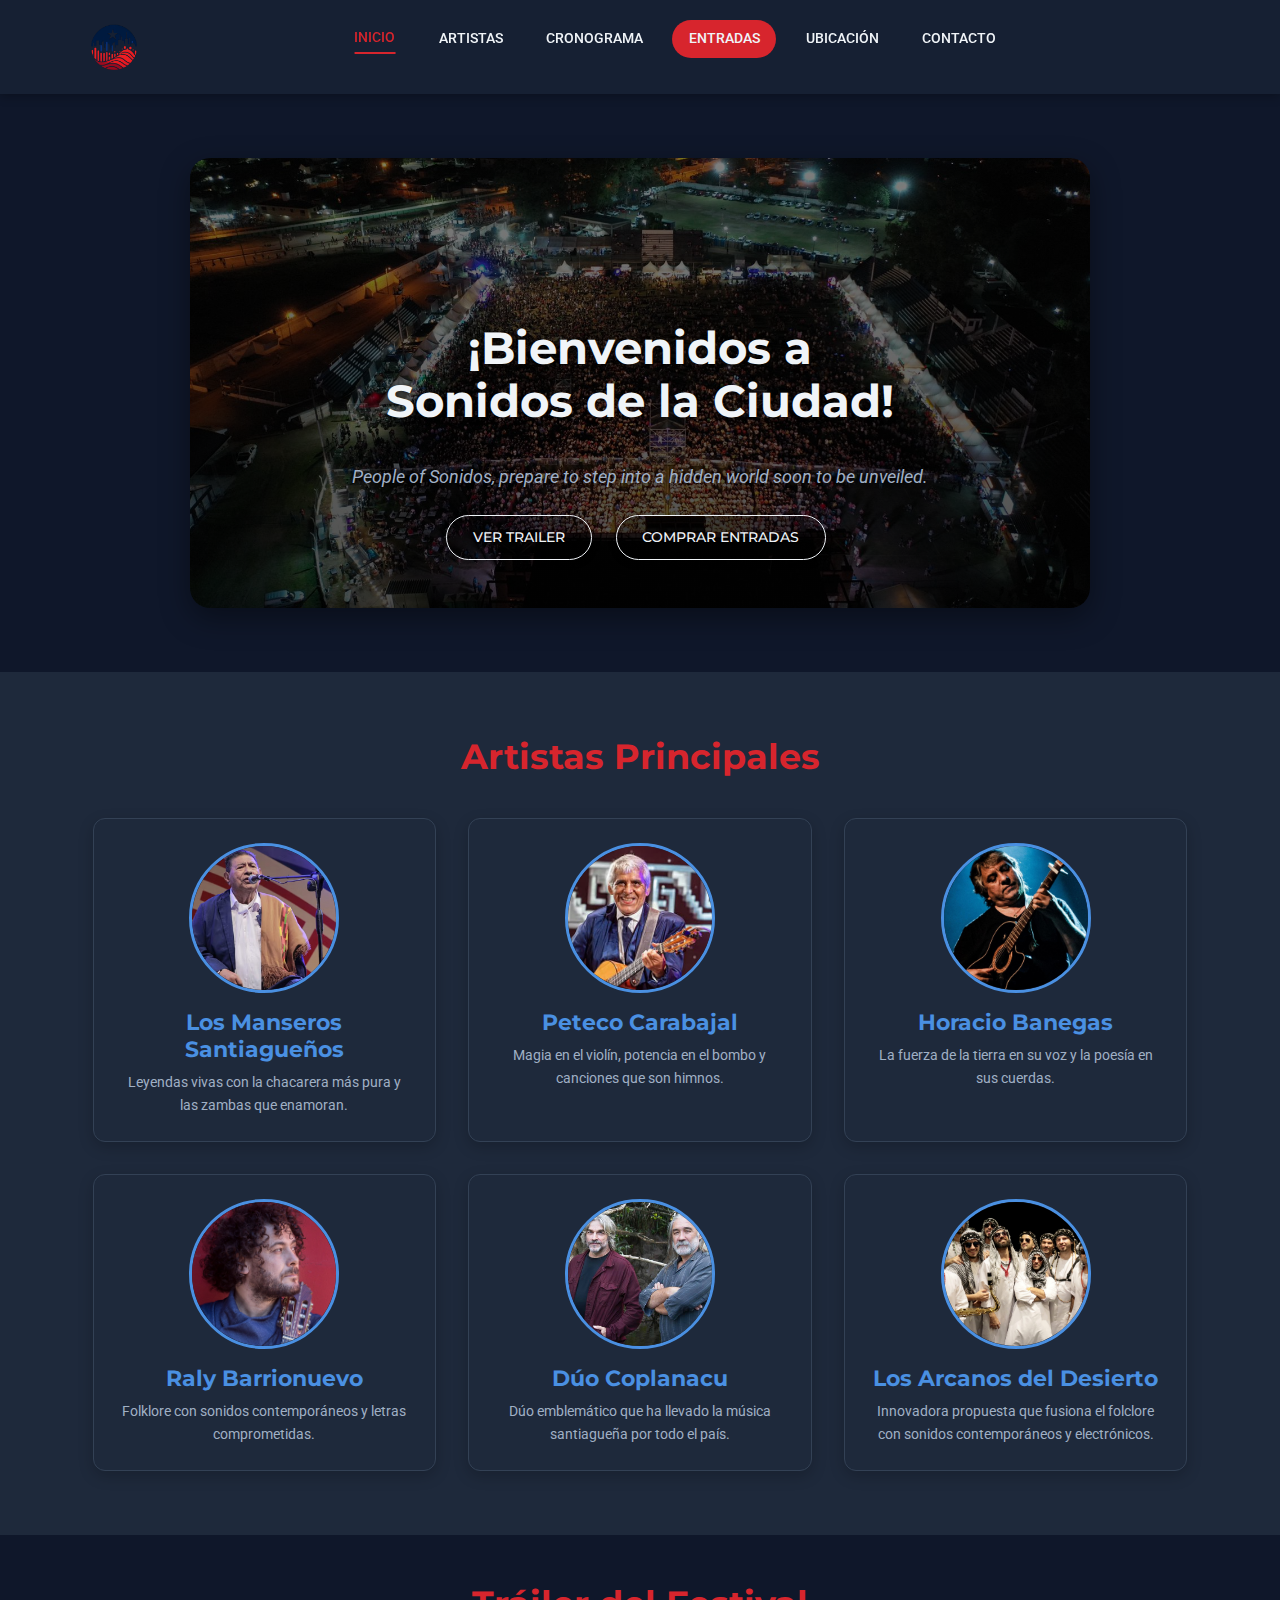
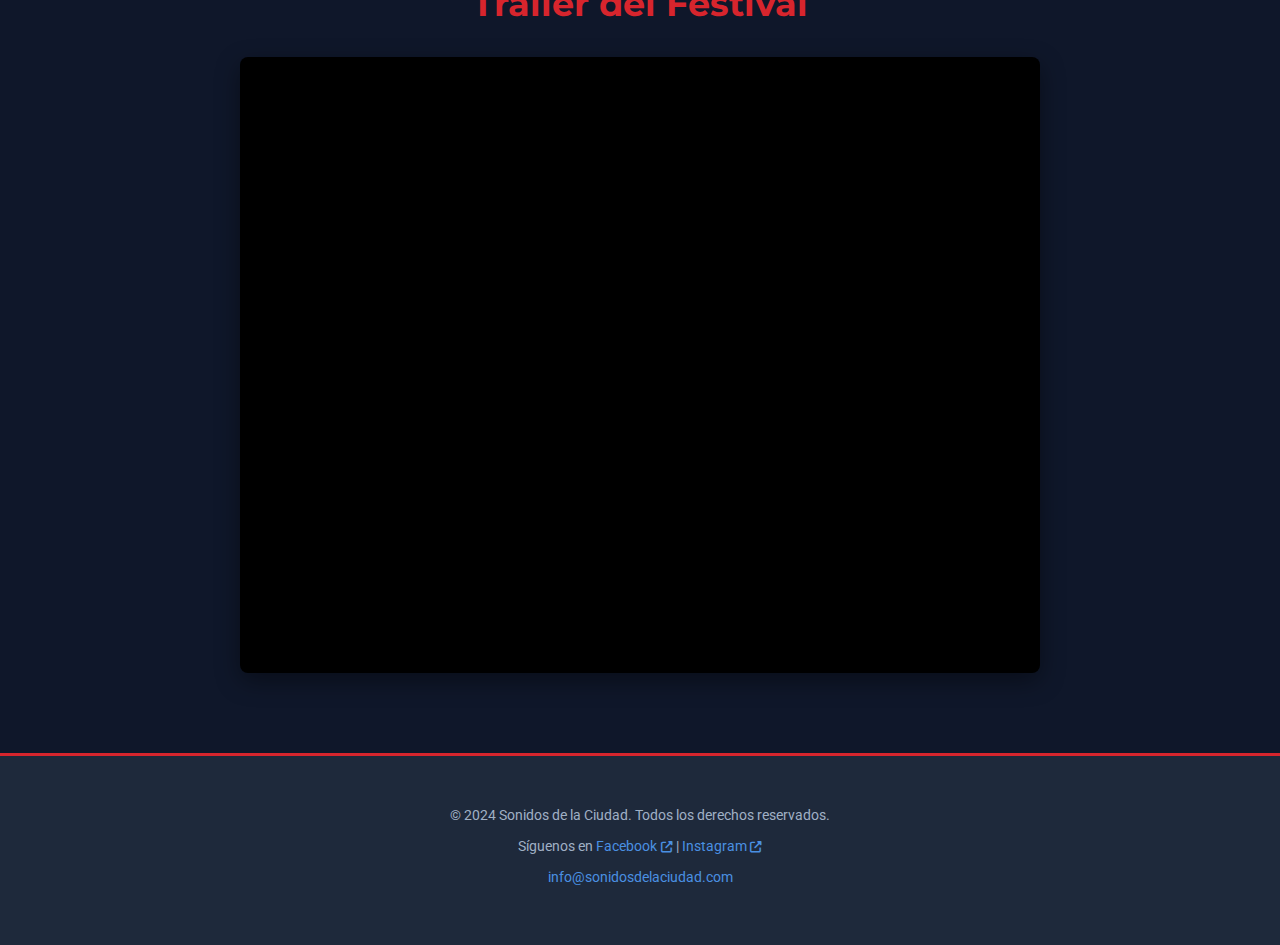
<file: index.html>
<!DOCTYPE html>
<html lang="es">
<head>
    <meta charset="UTF-8">
    <meta name="viewport" content="width=device-width, initial-scale=1.0">
    <meta name="description" content="Festival de música local Sonidos de la Ciudad. Descubre artistas, cronograma y compra tus entradas.">
    <title>Sonidos de la Ciudad - Inicio</title>
    <link rel="stylesheet" href="https://cdnjs.cloudflare.com/ajax/libs/font-awesome/6.5.1/css/all.min.css">
    <link href="https://fonts.googleapis.com/css2?family=Montserrat:wght@400;700&family=Roboto:wght@400;500;700&display=swap" rel="stylesheet"> 
    <link rel="stylesheet" href="estilos.css">
    <link rel="icon" href="img/logo_ciudad.ico"> 
</head>
<body class="index-page">

    <nav id="main-nav">
        <div class="nav-container">
            <a href="index.html" id="logo-nav-link">
                <img src="img/logo_ciudad.png" alt="Logo Sonidos de la Ciudad" id="logo-nav">
            </a>
            <ul>
                <li><a href="index.html" class="active">Inicio</a></li>
                <li><a href="artistas.html">Artistas</a></li>
                <li><a href="cronograma.html">Cronograma</a></li>
                <li><a href="entradas.html" class="nav-button-cta">Entradas</a></li>
                <li><a href="ubicacion.html">Ubicación</a></li>
                <li><a href="contacto.html">Contacto</a></li>
            </ul>
        </div>
    </nav>

    <main>
        <section id="hero">
            <div class="hero-panel"> 
                <div class="hero-content"> 
                    <h2>¡Bienvenidos a<br>Sonidos de la Ciudad!</h2> 
                    <p>People of Sonidos, prepare to step into a hidden world soon to be unveiled.</p> 
                    <div class="hero-cta-buttons">
                        <a href="#video-promo" class="btn btn-secondary">Ver Trailer</a> 
                        <a href="entradas.html" class="btn btn-secondary">Comprar Entradas</a> 
                    </div>
                </div>
            </div>
        </section>

        <section id="destacados">
            <div class="container">
                <h2>Artistas Principales</h2>
                <div class="destacados-grid">
                    <article>
                        <img src="img/manseros.jpg" alt="Los Manseros Santiagueños" class="artist-thumbnail">
                        <h3>Los Manseros Santiagueños</h3>
                        <p>Leyendas vivas con la chacarera más pura y las zambas que enamoran.</p>
                    </article>
                    <article>
                        <img src="img/peteco.jpg" alt="Peteco Carabajal" class="artist-thumbnail">
                        <h3>Peteco Carabajal</h3>
                        <p>Magia en el violín, potencia en el bombo y canciones que son himnos.</p>
                    </article>
                    <article>
                        <img src="img/horacio_banegas+.jpg" alt="Horacio Banegas" class="artist-thumbnail">
                        <h3>Horacio Banegas</h3>
                        <p>La fuerza de la tierra en su voz y la poesía en sus cuerdas.</p>
                    </article>
                    <article>
                        <img src="img/Raly.jpg" alt="Raly Barrionuevo" class="artist-thumbnail">
                        <h3>Raly Barrionuevo</h3>
                        <p>Folklore con sonidos contemporáneos y letras comprometidas.</p>
                    </article>
                    <article>
                        <img src="img/duo-coplanacu.jpg" alt="Dúo Coplanacu" class="artist-thumbnail">
                        <h3>Dúo Coplanacu</h3>
                        <p>Dúo emblemático que ha llevado la música santiagueña por todo el país.</p>
                    </article>
                    <article>
                        <img src="img/arcanos.jpeg" alt="Los Arcanos del Desierto" class="artist-thumbnail">
                        <h3>Los Arcanos del Desierto</h3>
                        <p>Innovadora propuesta que fusiona el folclore con sonidos contemporáneos y electrónicos.</p>
                    </article>
                </div>
            </div>
        </section>

        <section id="video-promo">
            <div class="container">
                <h2>Tráiler del Festival</h2>
                <div class="video-responsive-wrapper">
                    <iframe
                        width="560" 
                        height="315"
                        src="https://www.youtube.com/embed/7xblk-rASDY"
                        title="Video Promocional del Festival"
                        frameborder="0"
                        allow="accelerometer; autoplay; clipboard-write; encrypted-media; gyroscope; picture-in-picture; web-share"
                        allowfullscreen>
                    </iframe>
                </div>
            </div>
        </section>
    </main>

    <footer>
        <div class="container">
            <p>© 2024 Sonidos de la Ciudad. Todos los derechos reservados.</p>
            <p>Síguenos en 
                <a href="https://www.facebook.com/franco.rivero.7967/" target="_blank" rel="noopener noreferrer">Facebook</a> | 
                <a href="https://www.instagram.com/p/DJhlXBevOy0/" target="_blank" rel="noopener noreferrer">Instagram</a>
            </p>
            <p><a href="mailto:info@sonidosdelaciudad.com">info@sonidosdelaciudad.com</a></p>
        </div>
    </footer>
</body>
</html>
</file>
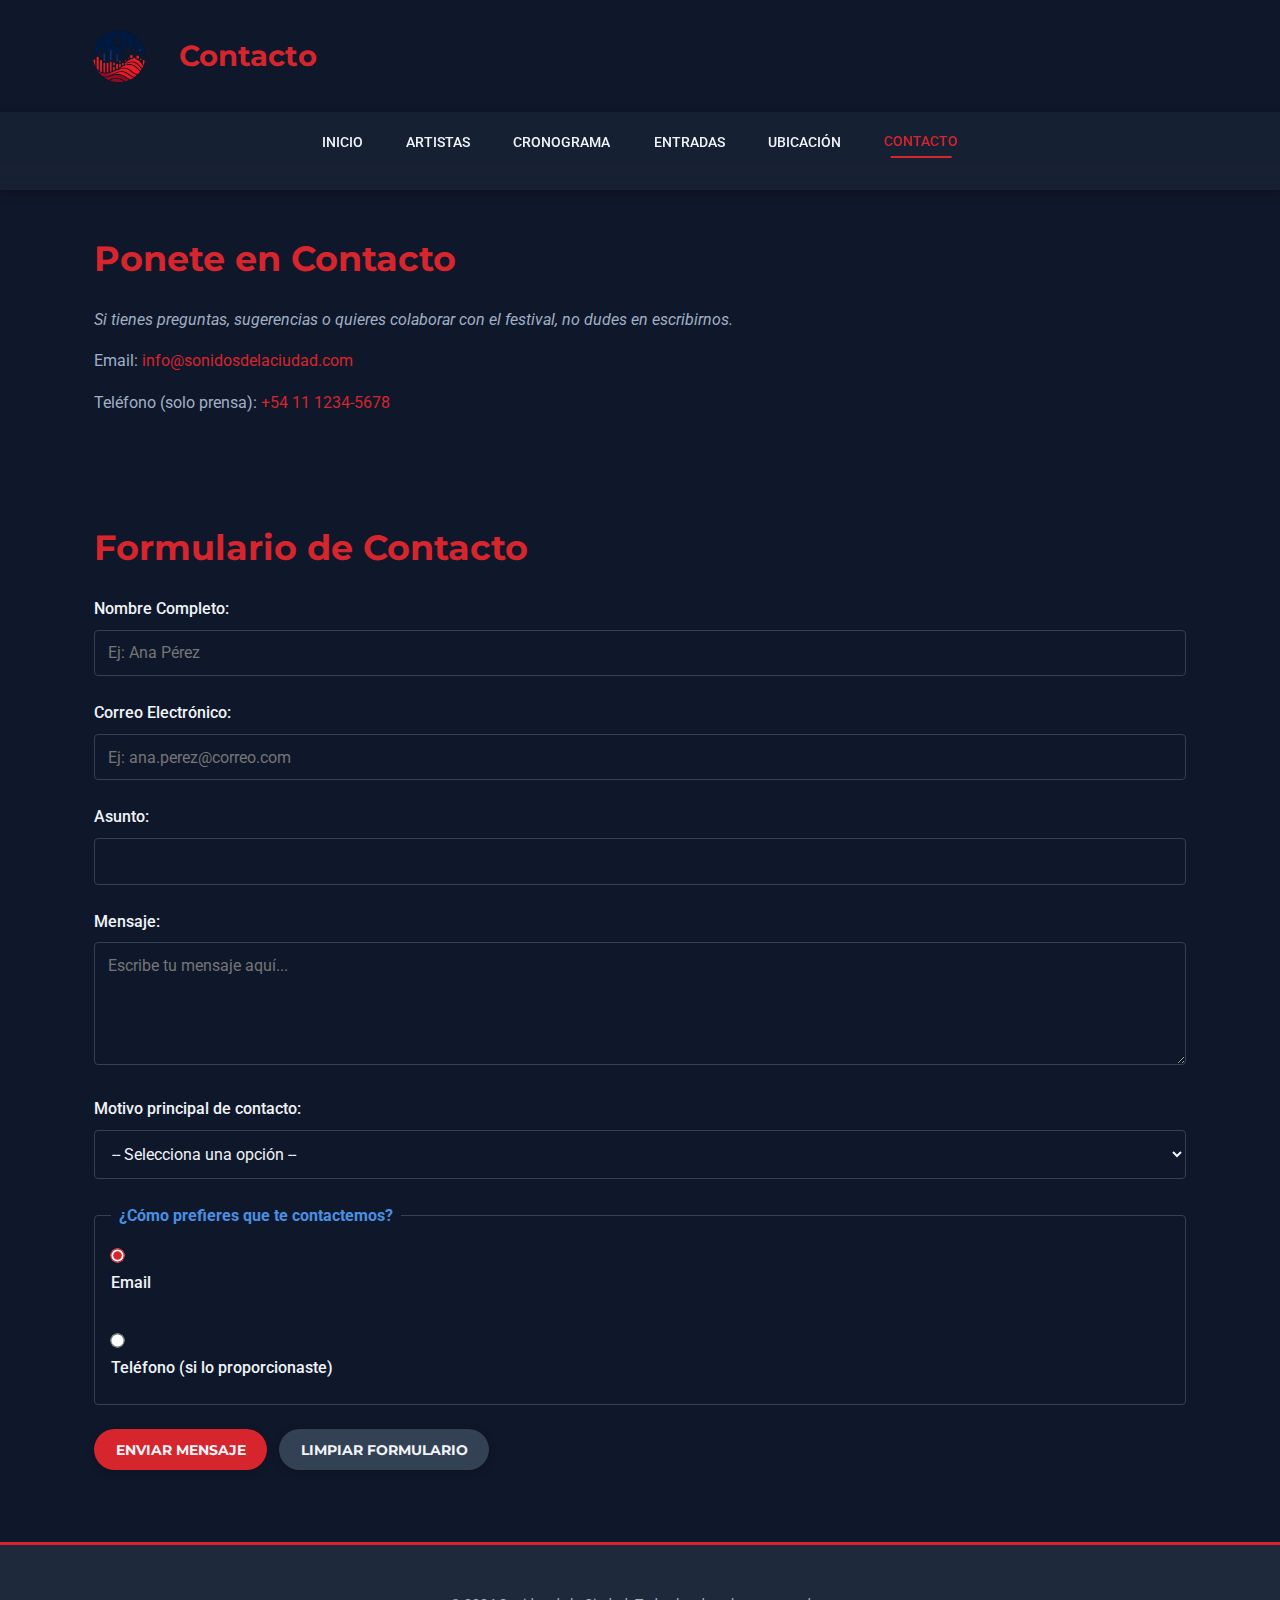
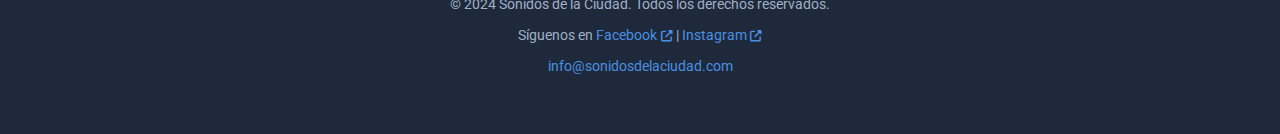
<file: contacto.html>
<!DOCTYPE html>
<html lang="es">
<head>
    <meta charset="UTF-8">
    <meta name="viewport" content="width=device-width, initial-scale=1.0">
    <meta name="description" content="Contacta con la organización del festival Sonidos de la Ciudad.">
    <title>Contacto - Sonidos de la Ciudad</title>
    <link rel="stylesheet" href="https://cdnjs.cloudflare.com/ajax/libs/font-awesome/6.5.1/css/all.min.css">
    <link href="https://fonts.googleapis.com/css2?family=Montserrat:wght@400;700&family=Roboto:wght@400;500;700&display=swap" rel="stylesheet"> 
    <link rel="stylesheet" href="estilos.css">
    <link rel="icon" href="img/logo_ciudad.ico"> 
</head>
<body>
    <header>
    <div class="container">
        <a href="index.html">
            <img src="img/logo_ciudad.png" alt="Logo Sonidos de la Ciudad" width="150" id="logo">
        </a>
        <h1>Contacto</h1>
    </div> 
    <nav id="main-nav">
        <ul>
            <li><a href="index.html">Inicio</a></li>
            <li><a href="artistas.html">Artistas</a></li>
            <li><a href="cronograma.html">Cronograma</a></li>
            <li><a href="entradas.html">Entradas</a></li>
            <li><a href="ubicacion.html">Ubicación</a></li>
            <li><a href="contacto.html" class="active">Contacto</a></li>
        </ul>
    </nav>
</header>

    <main class="container">
        <section id="info-contacto">
            <h2>Ponete en Contacto</h2>
            <p>Si tienes preguntas, sugerencias o quieres colaborar con el festival, no dudes en escribirnos.</p>
            <p>Email: <a href="mailto:info@sonidosdelaciudad.com" title="Enviar correo a info@sonidosdelaciudad.com">info@sonidosdelaciudad.com</a></p>
            <p>Teléfono (solo prensa): <a href="tel:+541112345678">+54 11 1234-5678</a></p>
        </section>

        <section id="formulario-contacto">
            <h2>Formulario de Contacto</h2>
            <form action="#" method="post">
                <div>
                    <label for="nombre">Nombre Completo:</label>
                    <input type="text" id="nombre" name="nombre" required placeholder="Ej: Ana Pérez">
                </div>
                <div>
                    <label for="email">Correo Electrónico:</label>
                    <input type="email" id="email" name="email" required placeholder="Ej: ana.perez@correo.com">
                </div>
                <div>
                    <label for="asunto">Asunto:</label>
                    <input type="text" id="asunto" name="asunto" required list="sugerencias-asunto">
                    <datalist id="sugerencias-asunto">
                        <option value="Consulta General">
                        <option value="Propuesta Artística">
                        <option value="Prensa y Difusión">
                        <option value="Problema con Entradas">
                        <option value="Sugerencias">
                    </datalist>
                </div>
                <div>
                    <label for="mensaje">Mensaje:</label>
                    <textarea id="mensaje" name="mensaje" rows="5" required placeholder="Escribe tu mensaje aquí..."></textarea>
                </div>
                <div>
                    <label for="tipo-contacto">Motivo principal de contacto:</label>
                    <select id="tipo-contacto" name="tipo-contacto">
                        <option value="">-- Selecciona una opción --</option>
                        <option value="info_general">Información General</option>
                        <option value="prop_artista">Propuesta Artística</option>
                        <option value="prensa">Prensa</option>
                        <option value="sponsor">Sponsorización</option>
                        <option value="otro">Otro</option>
                    </select>
                </div>
                <fieldset>
                    <legend>¿Cómo prefieres que te contactemos?</legend>
                    <input type="radio" id="contact_email" name="preferencia_contacto" value="email" checked>
                    <label for="contact_email">Email</label><br>
                    <input type="radio" id="contact_telefono" name="preferencia_contacto" value="telefono">
                    <label for="contact_telefono">Teléfono (si lo proporcionaste)</label>
                </fieldset>
                <div>
                    <input type="submit" value="Enviar Mensaje">
                    <input type="reset" value="Limpiar Formulario">
                </div>
            </form>
        </section>
    </main>

    <footer>
        <p>© 2024 Sonidos de la Ciudad. Todos los derechos reservados.</p>
        <p>Síguenos en <a href="https://www.facebook.com/franco.rivero.7967/" target="_blank" rel="noopener noreferrer">Facebook</a> | <a href="https://www.instagram.com/p/DJhlXBevOy0/" target="_blank" rel="noopener noreferrer">Instagram</a></p>
        <p><a href="mailto:info@sonidosdelaciudad.com">info@sonidosdelaciudad.com</a></p>
    </footer>
</body>
</html>
</file>
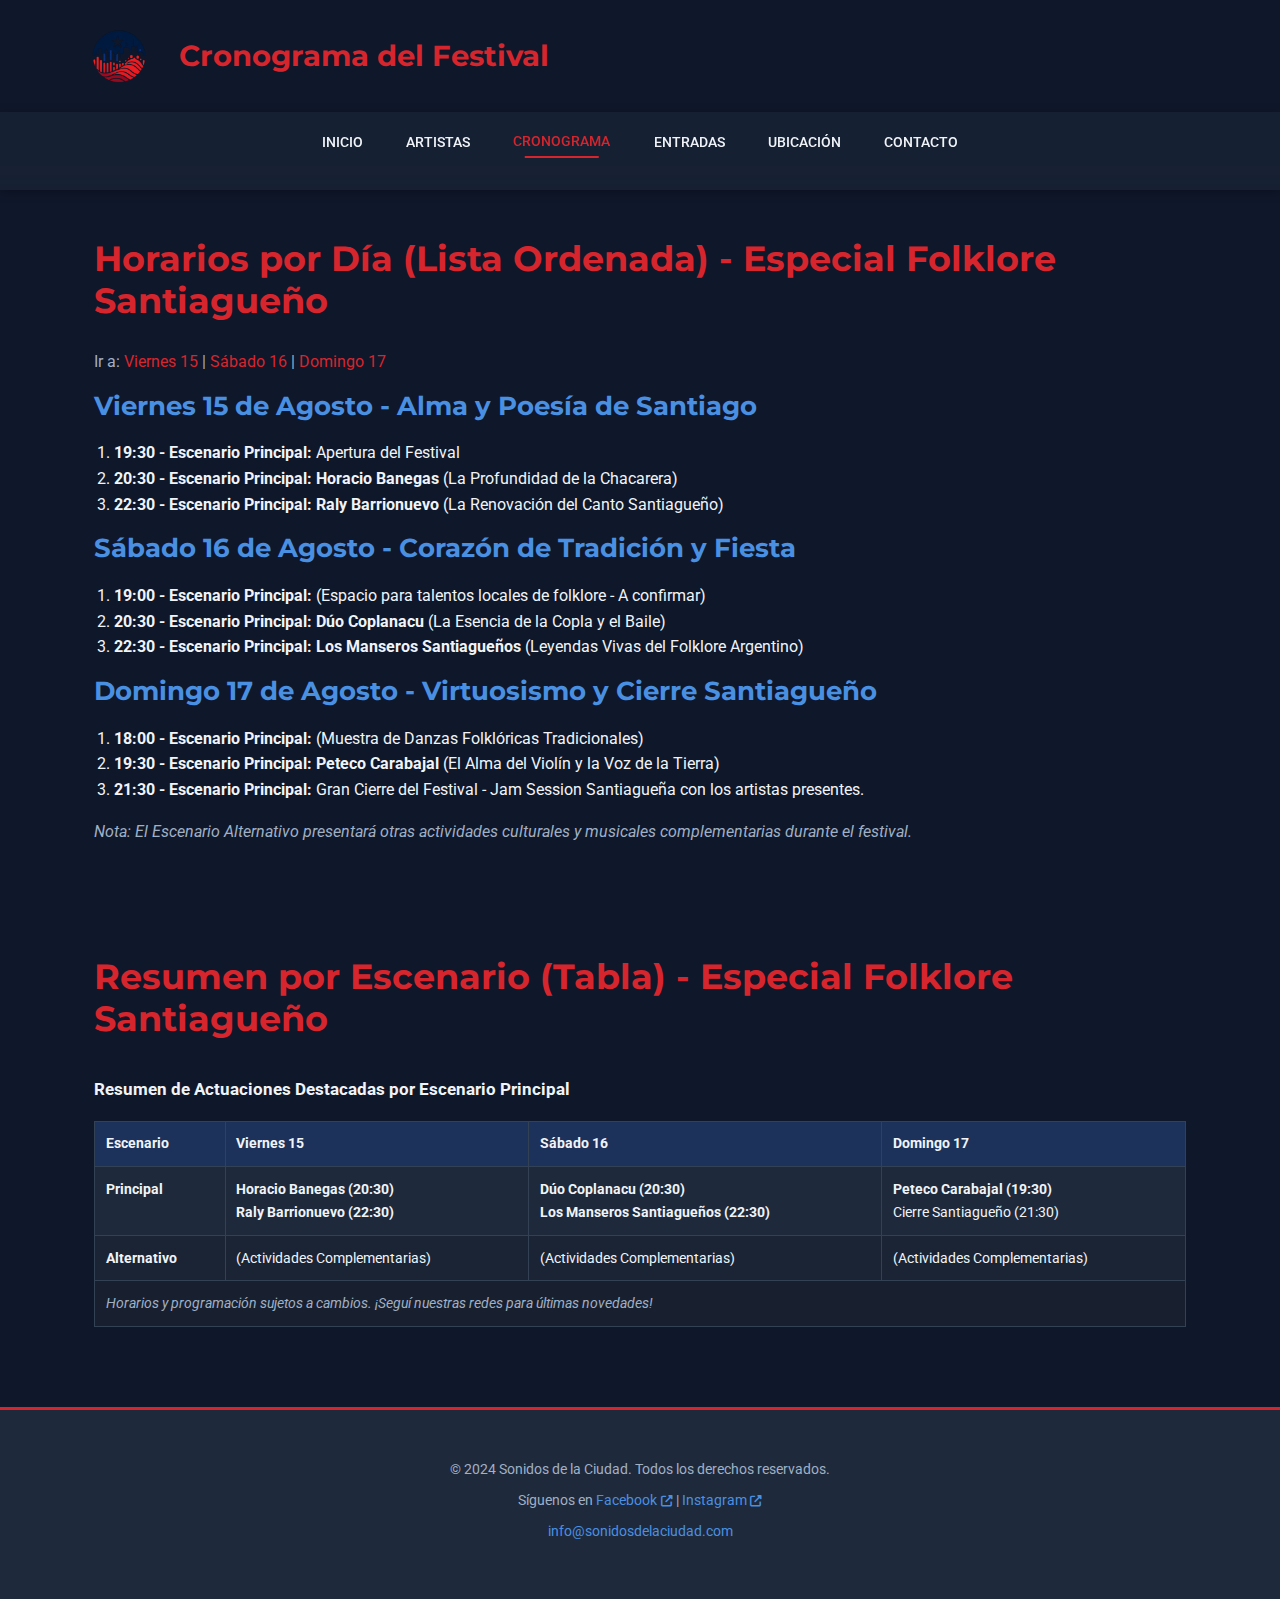
<file: cronograma.html>
<!DOCTYPE html>
<html lang="es">
<head>
    <meta charset="UTF-8">
    <meta name="viewport" content="width=device-width, initial-scale=1.0">
    <meta name="description" content="Horarios y escenarios del festival Sonidos de la Ciudad.">
    <title>Cronograma - Sonidos de la Ciudad</title>
    <link rel="stylesheet" href="https://cdnjs.cloudflare.com/ajax/libs/font-awesome/6.5.1/css/all.min.css">
    <link href="https://fonts.googleapis.com/css2?family=Montserrat:wght@400;700&family=Roboto:wght@400;500;700&display=swap" rel="stylesheet"> 
    <link rel="stylesheet" href="estilos.css">
    <link rel="icon" href="img/logo_ciudad.ico"> 
</head>
<body>
    
<header>
    <div class="container">
        <a href="index.html">
            <img src="img/logo_ciudad.png" alt="Logo Sonidos de la Ciudad" width="150" id="logo"> 
        </a>
        <h1>Cronograma del Festival</h1>
    </div> 
    <nav id="main-nav"> 
        <ul>
            <li><a href="index.html">Inicio</a></li>
            <li><a href="artistas.html">Artistas</a></li>
            <li><a href="cronograma.html" class="active">Cronograma</a></li> 
            <li><a href="entradas.html">Entradas</a></li>
            <li><a href="ubicacion.html">Ubicación</a></li>
            <li><a href="contacto.html">Contacto</a></li>
        </ul>
    </nav>
</header>

    <main class="container">
            <section id="horarios-lista">
            <h2>Horarios por Día (Lista Ordenada) - Especial Folklore Santiagueño</h2>
            <nav id="navegacion-dias">
                <p>Ir a: <a href="#viernes">Viernes 15</a> | <a href="#sabado">Sábado 16</a> | <a href="#domingo">Domingo 17</a></p>
            </nav>

            <article id="viernes">
                <h3>Viernes 15 de Agosto - Alma y Poesía de Santiago</h3>
                <ol>
                    <li><strong>19:30 - Escenario Principal:</strong> Apertura del Festival</li>
                    <li><strong>20:30 - Escenario Principal:</strong> <strong>Horacio Banegas</strong> (La Profundidad de la Chacarera)</li>
                    <li><strong>22:30 - Escenario Principal:</strong> <strong>Raly Barrionuevo</strong> (La Renovación del Canto Santiagueño)</li>
                </ol>
            </article>

            <article id="sabado">
                <h3>Sábado 16 de Agosto - Corazón de Tradición y Fiesta</h3>
                <ol>
                    <li><strong>19:00 - Escenario Principal:</strong> (Espacio para talentos locales de folklore - A confirmar)</li>
                    <li><strong>20:30 - Escenario Principal:</strong> <strong>Dúo Coplanacu</strong> (La Esencia de la Copla y el Baile)</li>
                    <li><strong>22:30 - Escenario Principal:</strong> <strong>Los Manseros Santiagueños</strong> (Leyendas Vivas del Folklore Argentino)</li>
                </ol>
            </article>

            <article id="domingo">
                <h3>Domingo 17 de Agosto - Virtuosismo y Cierre Santiagueño</h3>
                <ol>
                    <li><strong>18:00 - Escenario Principal:</strong> (Muestra de Danzas Folklóricas Tradicionales)</li>
                    <li><strong>19:30 - Escenario Principal:</strong> <strong>Peteco Carabajal</strong> (El Alma del Violín y la Voz de la Tierra)</li>
                    <li><strong>21:30 - Escenario Principal:</strong> Gran Cierre del Festival - Jam Session Santiagueña con los artistas presentes.</li>
                </ol>
            </article>
            <p><em>Nota: El Escenario Alternativo presentará otras actividades culturales y musicales complementarias durante el festival.</em></p>
        </section>

        <section id="horarios-tabla">
            <h2>Resumen por Escenario (Tabla) - Especial Folklore Santiagueño</h2>
            <table>
                <caption>Resumen de Actuaciones Destacadas por Escenario Principal</caption>
                <thead>
                    <tr>
                        <th>Escenario</th>
                        <th>Viernes 15</th>
                        <th>Sábado 16</th>
                        <th>Domingo 17</th>
                    </tr>
                </thead>
                <tbody>
                    <tr>
                        <td data-label="Escenario"><strong>Principal</strong></td>
                        <td data-label="Viernes 15"><strong>Horacio Banegas (20:30)</strong><br><strong>Raly Barrionuevo (22:30)</strong></td>
                        <td data-label="Sábado 16"><strong>Dúo Coplanacu (20:30)</strong><br><strong>Los Manseros Santiagueños (22:30)</strong></td>
                        <td data-label="Domingo 17"><strong>Peteco Carabajal (19:30)</strong><br>Cierre Santiagueño (21:30)</td>
                    </tr>
                    <tr>
                        <td data-label="Escenario"><strong>Alternativo</strong></td>
                        <td data-label="Viernes 15">(Actividades Complementarias)</td>
                        <td data-label="Sábado 16">(Actividades Complementarias)</td>
                        <td data-label="Domingo 17">(Actividades Complementarias)</td>
                    </tr>
                </tbody>
                <tfoot>
                    <tr>
                        <td colspan="4">Horarios y programación sujetos a cambios. ¡Seguí nuestras redes para últimas novedades!</td>
                    </tr>
                </tfoot>
            </table>
        </section>

    </main>

    <footer>
        <p>© 2024 Sonidos de la Ciudad. Todos los derechos reservados.</p>
        <p>Síguenos en <a href="https://www.facebook.com/franco.rivero.7967/" target="_blank" rel="noopener noreferrer">Facebook</a> | <a href="https://www.instagram.com/p/DJhlXBevOy0/" target="_blank" rel="noopener noreferrer">Instagram</a></p>
        <p><a href="mailto:info@sonidosdelaciudad.com">info@sonidosdelaciudad.com</a></p>
    </footer>
</body>
</html>
</file>
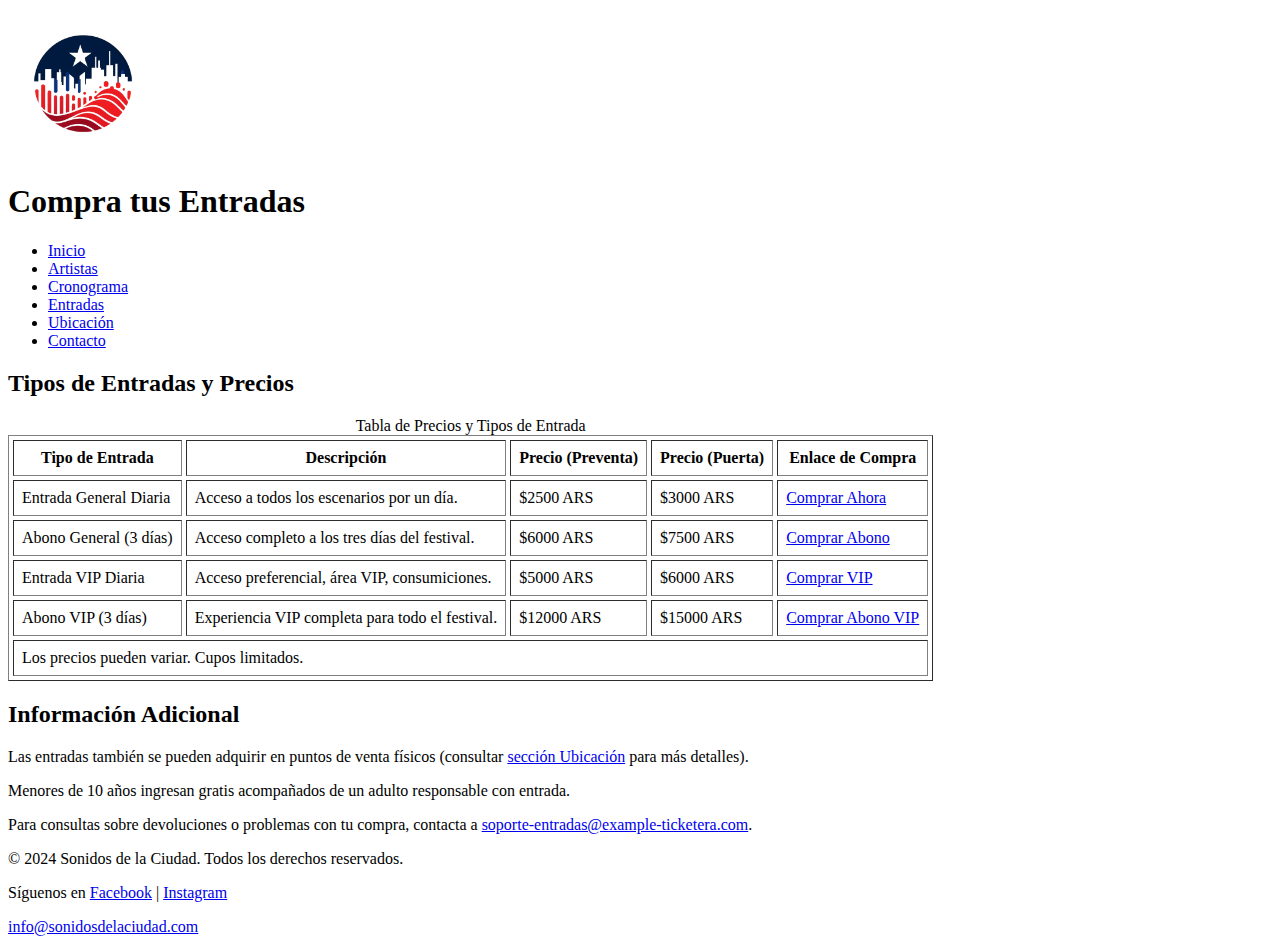
<file: entradas.html>
<!DOCTYPE html>
<html lang="es">
<head>
    <meta charset="UTF-8">
    <meta name="viewport" content="width=device-width, initial-scale=1.0">
    <meta name="description" content="Información sobre entradas y abonos para Sonidos de la Ciudad.">
    <title>Entradas - Sonidos de la Ciudad</title>
    <link rel="icon" href="/img/logo_ciudad.ico">
</head>
<body>
    <header>
        <a href="index.html">
            <img src="/img/logo_ciudad.png" alt="Logo Sonidos de la Ciudad" width="150">
        </a>
        <h1>Compra tus Entradas</h1>
        <nav>
            <ul>
                <li><a href="index.html">Inicio</a></li>
                <li><a href="artistas.html">Artistas</a></li>
                <li><a href="cronograma.html">Cronograma</a></li>
                <li><a href="entradas.html">Entradas</a></li>
                <li><a href="ubicacion.html">Ubicación</a></li>
                <li><a href="contacto.html">Contacto</a></li>
            </ul>
        </nav>
    </header>

    <main>
        <section id="tipos-entradas">
            <h2>Tipos de Entradas y Precios</h2>
            <table border="1" cellpadding="8" cellspacing="4"> 
                <caption>Tabla de Precios y Tipos de Entrada</caption>
                <thead>
                    <tr>
                        <th>Tipo de Entrada</th>
                        <th>Descripción</th>
                        <th>Precio (Preventa)</th>
                        <th>Precio (Puerta)</th>
                        <th>Enlace de Compra</th>
                    </tr>
                </thead>
                <tbody>
                    <tr>
                        <td>Entrada General Diaria</td>
                        <td>Acceso a todos los escenarios por un día.</td>
                        <td>$2500 ARS</td>
                        <td>$3000 ARS</td>
                        <td><a href="https://www.example-ticketera.com/sonidos-diaria" target="_blank" rel="noopener noreferrer">Comprar Ahora</a></td>
                    </tr>
                    <tr>
                        <td>Abono General (3 días)</td>
                        <td>Acceso completo a los tres días del festival.</td>
                        <td>$6000 ARS</td>
                        <td>$7500 ARS</td>
                        <td><a href="https://www.example-ticketera.com/sonidos-abono" target="_blank" rel="noopener noreferrer">Comprar Abono</a></td>
                    </tr>
                    <tr>
                        <td>Entrada VIP Diaria</td>
                        <td>Acceso preferencial, área VIP, consumiciones.</td>
                        <td>$5000 ARS</td>
                        <td>$6000 ARS</td>
                        <td><a href="https://www.example-ticketera.com/sonidos-vip-diaria" target="_blank" rel="noopener noreferrer">Comprar VIP</a></td>
                    </tr>
                    <tr>
                        <td>Abono VIP (3 días)</td>
                        <td>Experiencia VIP completa para todo el festival.</td>
                        <td>$12000 ARS</td>
                        <td>$15000 ARS</td>
                        <td><a href="https://www.example-ticketera.com/sonidos-vip-abono" target="_blank" rel="noopener noreferrer">Comprar Abono VIP</a></td>
                    </tr>
                </tbody>
                <tfoot>
                    <tr>
                        <td colspan="5">Los precios pueden variar. Cupos limitados.</td>
                    </tr>
                </tfoot>
            </table>
        </section>

        <section id="info-adicional">
            <h2>Información Adicional</h2>
            <p>Las entradas también se pueden adquirir en puntos de venta físicos (consultar <a href="ubicacion.html#puntos-venta">sección Ubicación</a> para más detalles).</p>
            <p>Menores de 10 años ingresan gratis acompañados de un adulto responsable con entrada.</p>
            <p>Para consultas sobre devoluciones o problemas con tu compra, contacta a <a href="mailto:soporte-entradas@example-ticketera.com">soporte-entradas@example-ticketera.com</a>.</p>
        </section>
    </main>

    <footer>
        <p>© 2024 Sonidos de la Ciudad. Todos los derechos reservados.</p>
        <p>Síguenos en <a href="https://www.facebook.com/franco.rivero.7967/" target="_blank" rel="noopener noreferrer">Facebook</a> | <a href="https://www.instagram.com/p/DJhlXBevOy0/" target="_blank" rel="noopener noreferrer">Instagram</a></p>
        <p><a href="mailto:info@sonidosdelaciudad.com">info@sonidosdelaciudad.com</a></p>
    </footer>
</body>
</html>
</file>
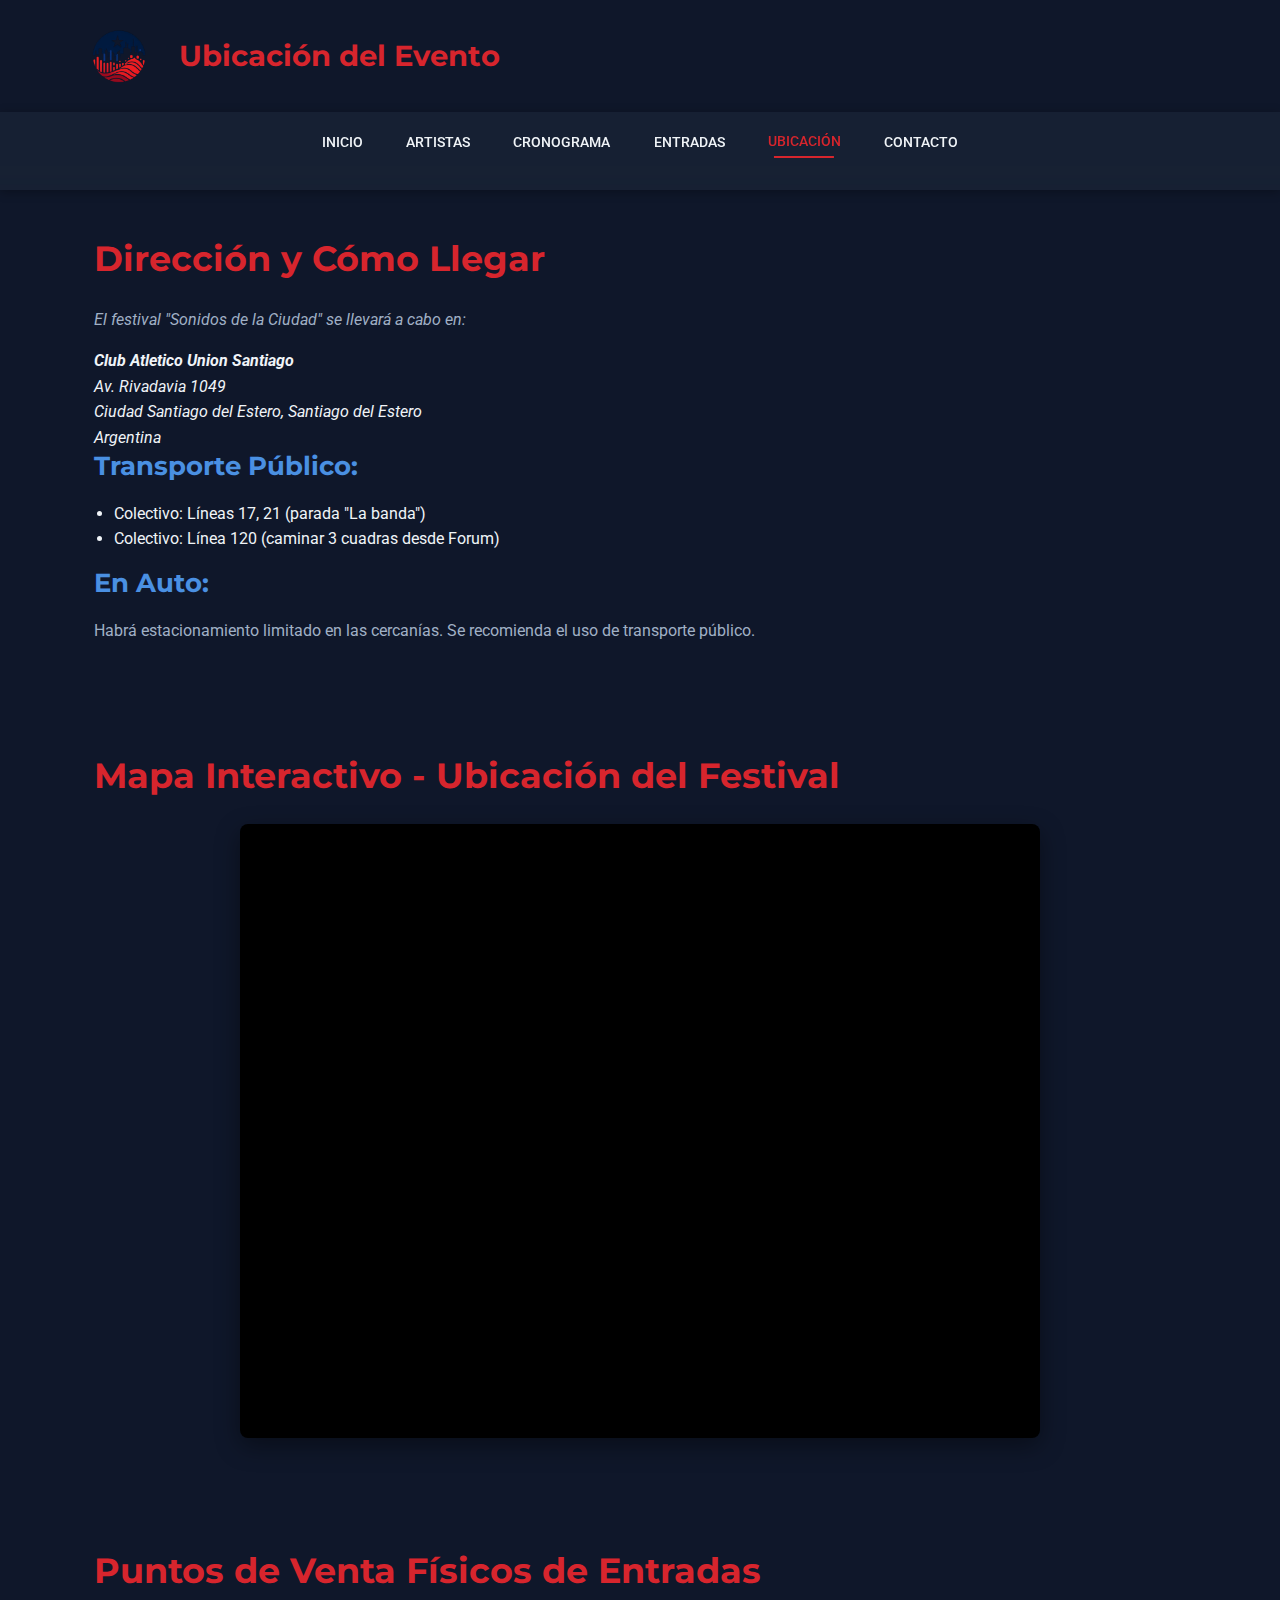
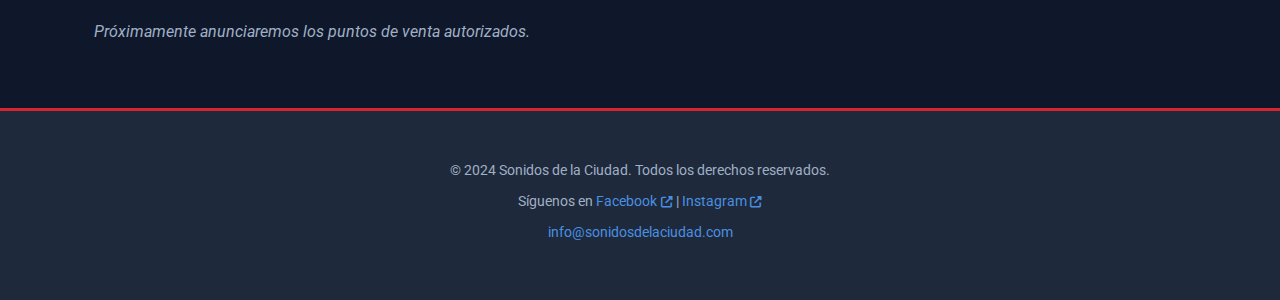
<file: ubicacion.html>
<!DOCTYPE html>
<html lang="es">
<head>
    <meta charset="UTF-8">
    <meta name="viewport" content="width=device-width, initial-scale=1.0">
    <meta name="description" content="Cómo llegar al festival Sonidos de la Ciudad y mapa de ubicación.">
    <title>Ubicación - Sonidos de la Ciudad</title>
    <link rel="stylesheet" href="https://cdnjs.cloudflare.com/ajax/libs/font-awesome/6.5.1/css/all.min.css">
    <link href="https://fonts.googleapis.com/css2?family=Montserrat:wght@400;700&family=Roboto:wght@400;500;700&display=swap" rel="stylesheet">
    <link rel="stylesheet" href="estilos.css">
    <link rel="icon" href="img/logo_ciudad.ico">
</head>
<body>
    <header>
        <div class="container">
            <a href="index.html">
                <img src="img/logo_ciudad.png" alt="Logo Sonidos de la Ciudad" width="150" id="logo">
            </a>
            <h1>Ubicación del Evento</h1>
        </div> 
        <nav id="main-nav"> 
            <ul>
                <li><a href="index.html">Inicio</a></li>
                <li><a href="artistas.html">Artistas</a></li>
                <li><a href="cronograma.html">Cronograma</a></li>
                <li><a href="entradas.html">Entradas</a></li>
                <li><a href="ubicacion.html" class="active">Ubicación</a></li> 
                <li><a href="contacto.html">Contacto</a></li>
            </ul>
        </nav>
    </header>

    <main class="container">
        <section id="direccion">
            <h2>Dirección y Cómo Llegar</h2>
            <p>El festival "Sonidos de la Ciudad" se llevará a cabo en:</p>
            <address>
                <strong>Club Atletico Union Santiago</strong><br>
                Av. Rivadavia 1049<br>
                Ciudad Santiago del Estero, Santiago del Estero<br>
                Argentina
            </address>

            <h3>Transporte Público:</h3>
            <ul>
                <li>Colectivo: Líneas 17, 21 (parada "La banda")</li> 
                <li>Colectivo: Línea 120 (caminar 3 cuadras desde Forum)</li>
            </ul>
            <h3>En Auto:</h3>
            <p>Habrá estacionamiento limitado en las cercanías. Se recomienda el uso de transporte público.</p>
        </section>

        <section id="mapa">
            <h2>Mapa Interactivo - Ubicación del Festival</h2>
            <div class="video-responsive-wrapper"> 
                <iframe 
                    src="https://www.google.com/maps/embed?pb=!1m18!1m12!1m3!1d3550.482744448968!2d-64.26292682383606!3d-27.797135676193816!2m3!1f0!2f0!3f0!3m2!1i1024!2i768!4f13.1!3m3!1m2!1s0x943b521857f5906d%3A0xbef5acd1ba9808d9!2sRivadavia%201049%2C%20G4200%20Santiago%20del%20Estero!5e0!3m2!1ses!2sar!4v1715887214196!5m2!1ses!2sar" 
                    width="600" 
                    height="450" 
                    style="border:0;" 
                    allowfullscreen="" 
                    loading="lazy" 
                    referrerpolicy="no-referrer-when-downgrade"
                    title="Mapa de ubicación: Rivadavia 1049, Santiago del Estero">
                </iframe>
            </div> 
        </section>

        <section id="puntos-venta">
            <h2>Puntos de Venta Físicos de Entradas</h2>
            <p>Próximamente anunciaremos los puntos de venta autorizados.</p>
        </section>
    </main>

    <footer>
        <p>© 2024 Sonidos de la Ciudad. Todos los derechos reservados.</p>
        <p>Síguenos en 
            <a href="https://www.facebook.com/franco.rivero.7967/" target="_blank" rel="noopener noreferrer">Facebook</a> | 
            <a href="https://www.instagram.com/p/DJhlXBevOy0/" target="_blank" rel="noopener noreferrer">Instagram</a>
        </p>
        <p><a href="mailto:info@sonidosdelaciudad.com">info@sonidosdelaciudad.com</a></p>
    </footer>
</body>
</html>
</file>
<file: estilos.css>
:root {
    --color-primary-red: #D7252D;
    --color-secondary-blue: #1D325B; 
    --color-accent-light-blue: #4A90E2;
    --color-text-dark: #282c34;     
    --color-text-light: #F0F4F8;    
    --color-text-medium: #A0B0C5;   
    
    --color-background-body-dark: #0F172A; 
    --color-background-surface-dark: #1E293B; 
    --color-border-dark: #334155;      
    
    --color-hover-red: #B31E25;
    --color-hover-blue: #132342; 

    --rgb-secondary-blue: 29, 50, 91;
    --rgb-background-surface-dark: 30, 41, 59;
    --rgb-black: 0, 0, 0;
    --rgb-primary-red: 215, 37, 45; 
    --rgb-text-light: 240, 244, 248; 
}

* {
    margin: 0;
    padding: 0;
    box-sizing: border-box;
}

html {
    font-size: 16px;
    scroll-behavior: smooth;
}

body {
    font-family: 'Roboto', sans-serif;
    line-height: 1.6;
    background-color: var(--color-background-body-dark); 
    color: var(--color-text-light); 
    overflow-x: hidden; 
}

h1, h2, h4, h5, h6 {
    font-family: 'Montserrat', sans-serif;
    color: var(--color-primary-red);
    margin-bottom: 0.75em;
    line-height: 1.2;
    transition: color 0.3s ease; 
}
h3 {
    font-family: 'Montserrat', sans-serif;
    color: var(--color-accent-light-blue); 
    margin-bottom: 0.75em;
    line-height: 1.2;
    transition: color 0.3s ease;
}
h1 { font-size: 2.8rem; } 
h2 { font-size: 2.2rem; }
h3 { font-size: 1.6rem; }

p { 
    margin-bottom: 1rem;
    color: var(--color-text-medium); 
    transition: color 0.3s ease;
}

a {
    color: var(--color-primary-red);
    text-decoration: none;
    transition: color 0.3s ease, transform 0.2s ease; 
}
a:hover, a:focus {
    text-decoration: none; 
    color: var(--color-hover-red);
}

ul, ol {
    margin-left: 20px;
    margin-bottom: 1rem;
}
nav ul, footer ul {
    list-style: none;
    margin-left: 0;
    padding-left: 0;
}

img {
    max-width: 100%;
    height: auto;
    display: block;
    border-radius: 4px; 
}
audio {
    width: 100%;
    margin-top: 1em;
    max-width: 100%;
}

a[target="_blank"]::after {
    font-family: "Font Awesome 6 Free";
    font-weight: 900;
    content: "\f35d";
    margin-left: 0.3em;
    font-size: 0.8em;
    display: inline-block;
    transition: transform 0.2s ease-out;
}
a[target="_blank"]:hover::after {
    transform: scale(1.1) translateX(1px);
}

.container {
    width: 90%;
    max-width: 1200px; 
    margin-left: auto;
    margin-right: auto;
    padding-left: 15px;
    padding-right: 15px;
}

header {
    padding-top: 1rem;
}
header .container { 
    padding-bottom: 1rem; 
    display: flex; 
    align-items: center;
    gap: 20px;
}
header img#logo { 
    width: 80px; 
    height: auto;
    transition: transform 0.5s cubic-bezier(0.68, -0.55, 0.27, 1.55);
}
header img#logo:hover {
    transform: rotate(10deg) scale(1.1);
}
header h1 {
    color: var(--color-primary-red);
    margin-bottom: 0;
    line-height: 1.2; 
    font-size: 1.8rem; 
}

nav#main-nav {
    background-color: rgba(var(--rgb-background-surface-dark), 0.5); 
    -webkit-backdrop-filter: blur(10px); 
    backdrop-filter: blur(10px); 
    padding: 0.75rem 0; 
    position: sticky;
    top: 0;
    left: 0;
    width: 100%;
    z-index: 1000;
    box-shadow: 0 2px 10px rgba(var(--rgb-black), 0.3); 
}
.nav-container {
    display: flex;
    justify-content: space-between; 
    align-items: center;
    width: 90%;
    max-width: 1300px; 
    margin: 0 auto;
    padding: 0 15px;
}
.nav-container #logo-nav { 
    width: 70px; 
    height: auto;
    transition: transform 0.3s ease;
}
.nav-container #logo-nav:hover {
    transform: scale(1.1);
}

nav#main-nav ul {
    display: flex; 
    justify-content: center; 
    align-items: center;
    flex-grow: 1; 
}
nav#main-nav ul li {
    display: inline-block; 
    margin: 0 0.5rem; 
}
nav#main-nav ul li a {
    color: var(--color-text-light);
    padding: 0.6em 1em; 
    display: block;
    text-transform: uppercase;
    font-weight: 500;
    font-size: 0.85rem; 
    border-radius: 5px;
    position: relative;
    transition: background-color 0.3s ease, color 0.3s ease, transform 0.2s ease;
}
nav#main-nav ul li a::before { 
    content: '';
    position: absolute;
    bottom: 3px; 
    left: 50%;
    width: 0;
    height: 2px;
    background-color: var(--color-primary-red);
    transition: width 0.3s ease-out; 
    transform: translateX(-50%);
}
nav#main-nav ul li a:hover,
nav#main-nav ul li a:focus,
nav#main-nav ul li a.active {
    background-color: transparent; 
    color: var(--color-primary-red); 
    text-decoration: none;
    transform: translateY(-1px); 
}
nav#main-nav ul li a:hover::before,
nav#main-nav ul li a:focus::before,
nav#main-nav ul li a.active::before {
    width: 60%; 
}
nav#main-nav ul li a.nav-button-cta {
    background-color: var(--color-primary-red);
    color: var(--color-text-light);
    padding: 0.6em 1.2em;
    border-radius: 20px; 
}
nav#main-nav ul li a.nav-button-cta:hover,
nav#main-nav ul li a.nav-button-cta:focus,
nav#main-nav ul li a.nav-button-cta.active {
    background-color: var(--color-hover-red);
    color: var(--color-text-light);
    transform: translateY(-1px) scale(1.03);
}
nav#main-nav ul li a.nav-button-cta::before {
    display: none; 
}

main {
    padding: 0; 
}
section { 
    padding: 3rem 15px; 
    margin-bottom: 0; 
    background-color: transparent; 
    border: none; 
    border-radius: 0; 
    box-shadow: none; 
}
section:nth-child(even) { 
}

#hero { 
    display: flex; 
    justify-content: center;
    align-items: center;
    padding: 4rem 20px; 
}

.hero-panel {
    background-image: linear-gradient(rgba(var(--rgb-black), 0.5), rgba(var(--rgb-black), 0.7)), url('img/concierto.jpg'); 
    background-size: cover;
    background-position: center;
    border-radius: 20px; 
    padding: 3rem 2.5rem; 
    width: 100%;
    max-width: 900px; 
    min-height: 450px; 
    box-shadow: 0 10px 30px rgba(var(--rgb-black), 0.4); 
    display: flex;
    flex-direction: column;
    justify-content: flex-end; 
    align-items: center; 
    text-align: center;
    color: var(--color-text-light);
    position: relative; 
    overflow: hidden; 
}

.hero-content {
    width: 100%;
    max-width: 650px; 
}

#hero h2 { 
    font-size: 2.8rem; 
    color: var(--color-text-light);
    margin-bottom: 0.75em;
    text-shadow: 1px 1px 6px rgba(var(--rgb-black), 0.6);
    line-height: 1.2;
}

#hero p { 
    font-size: 1.1rem; 
    color: var(--color-text-medium); 
    max-width: 100%; 
    margin-bottom: 1.5rem; 
    text-shadow: 1px 1px 4px rgba(var(--rgb-black), 0.5);
}

.hero-cta-buttons {
    display: flex;
    gap: 1rem;
    justify-content: center;
    margin-top: 1rem; 
}

#hero .btn-secondary {
    background-color: rgba(var(--rgb-black), 0.3); 
    color: var(--color-text-light);
    border: 1px solid var(--color-text-light); 
    padding: 0.7em 1.8em;
    font-weight: 500;
}

#hero .btn-secondary:hover {
    background-color: var(--color-text-light);
    color: var(--color-background-body-dark);
    border-color: var(--color-text-light);
}

#destacados {
    background-color: var(--color-background-surface-dark); 
    padding-top: 4rem;
    padding-bottom: 4rem;
}
#destacados h2 {
    text-align: center;
    margin-bottom: 2.5rem;
    color: var(--color-primary-red);
}
.destacados-grid { 
    display: grid;
    grid-template-columns: repeat(auto-fit, minmax(280px, 1fr)); 
    gap: 2rem;
    container-type: inline-size; 
}
#destacados article {
    background-color: var(--color-background-surface-dark); 
    padding: 1.5rem;
    border-radius: 12px;
    border: 1px solid var(--color-border-dark);
    box-shadow: 0 5px 15px rgba(var(--rgb-black), 0.2);
    transition: transform 0.3s ease, box-shadow 0.3s ease;
    text-align: center; 
}
#destacados article:hover {
    transform: translateY(-8px) scale(1.02);
    box-shadow: 0 10px 25px rgba(var(--rgb-black), 0.3);
}
#destacados article img.artist-thumbnail { 
    width: 150px;
    height: 150px;
    border-radius: 50%; 
    object-fit: cover;
    margin: 0 auto 1rem auto;
    border: 3px solid var(--color-accent-light-blue);
}
#destacados article h3 {
    color: var(--color-accent-light-blue);
    font-size: 1.4rem;
    margin-bottom: 0.5rem;
}
#destacados article p {
    font-size: 0.9rem;
    color: var(--color-text-medium);
    margin-bottom: 0; 
}

#video-promo {
    background-color: var(--color-background-body-dark); 
    padding-top: 3rem;
    padding-bottom: 4rem;
}
#video-promo h2 {
    text-align: center;
    margin-bottom: 2rem;
}
.video-responsive-wrapper {
    position: relative;
    overflow: hidden;
    width: 100%;
    max-width: 800px; 
    padding-top: 56.25%; 
    margin: 1rem auto;
    border: none; 
    border-radius: 8px; 
    box-shadow: 0 8px 25px rgba(var(--rgb-black), 0.4);
    background-color: #000; 
}
.video-responsive-wrapper iframe {
    position: absolute;
    top: 0;
    left: 0;
    bottom: 0;
    right: 0;
    width: 100%;
    height: 100%;
    border: none;
}

h2 + p { 
    font-style: italic;
    color: var(--color-text-medium); 
}

footer {
    background-color: var(--color-background-surface-dark); 
    color: var(--color-text-medium); 
    text-align: center;
    padding: 3rem 0;
    border-top: 3px solid var(--color-primary-red); 
}
footer p {
    margin-bottom: 0.5rem;
    font-size: 0.9rem;
}
footer a {
    color: var(--color-accent-light-blue); 
    transition: color 0.3s ease;
}
footer a:hover {
    color: var(--color-primary-red);
}

.artist-card {
    border: 1px solid var(--color-border-dark);
    border-radius: 8px;
    padding: 1.5em;
    margin-bottom: 2em;
    overflow: auto; 
    background-color: var(--color-background-surface-dark); 
    box-shadow: 0 4px 12px rgba(var(--rgb-black), 0.2);
    transition: transform 0.3s ease, box-shadow 0.3s ease;
}
.artist-card:hover {
    transform: translateY(-5px) scale(1.02);
    box-shadow: 0 8px 20px rgba(var(--rgb-black), 0.25);
}
.artist-card figure {
    float: left;
    width: 180px;
    margin-right: 1.5em;
    margin-bottom: 1em;
}
.artist-card figure img {
    border-radius: 8px;
    border: 3px solid var(--color-accent-light-blue);
    width: 100%;
}
.artist-card .artist-info {
    overflow: hidden; 
}
.artist-card .artist-info h3 {
    color: var(--color-accent-light-blue); 
}
.artist-card .artist-info p {
    color: var(--color-text-medium); 
}
.artist-card audio {
    filter: invert(90%) hue-rotate(180deg) contrast(0.8) brightness(1.2); 
    border-radius: 5px;
}

table {
    width: 100%;
    border-collapse: collapse;
    margin-bottom: 2rem;
    font-size: 0.9rem;
    background-color: var(--color-background-surface-dark); 
    color: var(--color-text-light); 
}
table caption {
    font-size: 1.2em;
    margin-bottom: 0.5em;
    font-weight: bold;
    color: var(--color-text-light); 
    padding: 0.5em 0;
    text-align: left;
}
table th, table td {
    border: 1px solid var(--color-border-dark); 
    padding: 0.75em;
    text-align: left;
    vertical-align: top;
}
table th {
    background-color: var(--color-secondary-blue); 
    color: var(--color-text-light);
    font-weight: bold;
}
table tbody tr:nth-child(even) {
    background-color: rgba(var(--rgb-black), 0.1); 
}
table tbody tr:hover {
    background-color: rgba(var(--rgb-primary-red), 0.2); 
}
table tfoot td {
    font-style: italic;
    background-color: rgba(var(--rgb-black), 0.2);
    color: var(--color-text-medium);
}

#formulario-contacto form div,
#formulario-contacto form fieldset {
    margin-bottom: 1.5rem;
}
#formulario-contacto label {
    display: block;
    margin-bottom: 0.5em;
    font-weight: 500;
    color: var(--color-text-light); 
}
#formulario-contacto input[type="text"],
#formulario-contacto input[type="email"],
#formulario-contacto textarea,
#formulario-contacto select {
    width: 100%;
    padding: 0.8em;
    border: 1px solid var(--color-border-dark);
    border-radius: 4px;
    font-family: 'Roboto', sans-serif;
    font-size: 1rem;
    background-color: var(--color-background-body-dark); 
    color: var(--color-text-light); 
}
#formulario-contacto input[type="text"]:focus,
#formulario-contacto input[type="email"]:focus,
#formulario-contacto textarea:focus,
#formulario-contacto select:focus {
    outline: none;
    border-color: var(--color-primary-red);
    box-shadow: 0 0 5px rgba(var(--rgb-primary-red), 0.4);
}
#formulario-contacto textarea {
    min-height: 120px;
    resize: vertical;
}
#formulario-contacto fieldset {
    border: 1px solid var(--color-border-dark);
    padding: 1em;
    border-radius: 4px;
}
#formulario-contacto legend {
    padding: 0 0.5em;
    font-weight: bold;
    color: var(--color-accent-light-blue); 
}
#formulario-contacto input[type="radio"],
#formulario-contacto input[type="checkbox"] {
    margin-right: 0.5em;
    transform: scale(1.1);
    accent-color: var(--color-primary-red); 
}

.btn,
#formulario-contacto input[type="submit"] {
    background-color: var(--color-primary-red);
    color: var(--color-text-light);
    padding: 0.8em 1.5em;
    border: none;
    border-radius: 25px; 
    cursor: pointer;
    font-family: 'Montserrat', sans-serif;
    font-weight: bold;
    text-transform: uppercase;
    font-size: 0.9rem;
    display: inline-block;
    margin-right: 0.5rem;
    box-shadow: 0 2px 8px rgba(var(--rgb-black), 0.2);
    text-decoration: none;
    transition: background-color 0.3s ease, transform 0.2s ease, box-shadow 0.2s ease;
}
#formulario-contacto input[type="reset"] {
    background-color: var(--color-border-dark); 
    color: var(--color-text-light); 
    padding: 0.8em 1.5em;
    border: none;
    border-radius: 25px;
    cursor: pointer;
    font-family: 'Montserrat', sans-serif;
    font-weight: bold;
    text-transform: uppercase;
    font-size: 0.9rem;
    display: inline-block;
    margin-right: 0.5rem;
    box-shadow: 0 2px 8px rgba(var(--rgb-black), 0.2);
    transition: background-color 0.3s ease, transform 0.2s ease, box-shadow 0.2s ease;
}
.btn:hover, .btn:focus,
#formulario-contacto input[type="submit"]:hover,
#formulario-contacto input[type="submit"]:focus {
    background-color: var(--color-hover-red);
    box-shadow: 0 4px 12px rgba(var(--rgb-black), 0.3);
    transform: translateY(-2px);
    text-decoration: none;
}
#formulario-contacto input[type="reset"]:hover,
#formulario-contacto input[type="reset"]:focus {
    background-color: var(--color-secondary-blue); 
    box-shadow: 0 4px 12px rgba(var(--rgb-black), 0.3);
    transform: translateY(-2px);
}
.btn-primary { 
    background-color: var(--color-primary-red);
    color: var(--color-text-light);
    border: 2px solid var(--color-primary-red);
}
.btn-primary:hover {
    background-color: var(--color-hover-red);
    border-color: var(--color-hover-red);
    transform: translateY(-3px) scale(1.03);
    box-shadow: 0 4px 15px rgba(var(--rgb-primary-red), 0.4); 
}
.btn-secondary { 
    background-color: transparent;
    color: var(--color-text-light);
    border: 2px solid var(--color-text-light);
}
.btn-secondary:hover {
    background-color: var(--color-text-light);
    color: var(--color-background-body-dark); 
    border-color: var(--color-text-light);
    transform: translateY(-3px) scale(1.03);
    box-shadow: 0 4px 15px rgba(var(--rgb-text-light), 0.2); 
}


.back-to-top {
    position: fixed;
    bottom: 20px;
    right: 20px;
    background-color: var(--color-primary-red);
    color: var(--color-text-light);
    padding: 10px 15px;
    border-radius: 50%;
    text-decoration: none;
    font-size: 1.2rem;
    display: block;
    z-index: 999;
    box-shadow: 0 2px 5px rgba(0,0,0,0.3);
    transition: background-color 0.3s ease, transform 0.3s ease;
}
.back-to-top:hover {
    background-color: var(--color-hover-red);
    transform: scale(1.1);
    text-decoration: none;
}

@media (min-width: 901px) {
    #hero h2 { font-size: 2.8rem; } /* Ajustado desde 4rem para el nuevo diseño del hero */
    #hero p { font-size: 1.1rem; } /* Ajustado desde 1.3rem */
}

@media (max-width: 900px) { 
    html { font-size: 15px; }
    .container { width: 95%; } 

    header .container {
        flex-direction: column; 
        gap: 10px;
        padding-bottom: 0.5rem;
    }
    header img#logo {
        width: 70px;
        margin: 0 auto; 
    }
    header h1 {
        font-size: 1.5rem; 
        text-align: center;
    }
    .nav-container { 
        width: 95%;
    }
    nav#main-nav ul li { margin: 0 0.3rem; }
    nav#main-nav ul li a { font-size: 0.8rem; padding: 0.6em 0.8em; }

    .hero-panel {
        padding: 2.5rem 2rem;
        min-height: 400px;
        max-width: 95%;
    }
    #hero h2 {
        font-size: 2.4rem;
    }
    #hero p {
        font-size: 1rem;
    }

    .destacados-grid {
        grid-template-columns: repeat(auto-fit, minmax(250px, 1fr));
        gap: 1.5rem;
    }
    #destacados article {
        padding: 1.2rem;
    }

    .artist-card figure {
        width: 160px;
    }
}

@media (max-width: 600px) {
    html { font-size: 14px; }
    .container { width: 95%; padding-left: 10px; padding-right: 10px; }

    body.index-page header { 
    }
    header .container { 
        flex-direction: column;
        text-align: center;
    }
    header img#logo {
        width: 60px;
        margin: 0 auto 0.5rem auto;
    }
     header h1 {
        font-size: 1.6rem;
    }

    .nav-container {
        flex-direction: column; 
        gap: 0.5rem;
        padding: 0.5rem 0;
    }
    .nav-container #logo-nav {
        margin-bottom: 0.5rem;
    }
    nav#main-nav ul {
        flex-direction: column; 
        width: 100%;
    }
    nav#main-nav ul li {
        display: block;
        margin: 0;
        width: 100%;
        text-align: center;
    }
    nav#main-nav ul li a {
        padding: 0.8em;
        border-bottom: 1px solid rgba(var(--rgb-secondary-blue), 0.3);
        border-radius: 0;
        font-size: 0.9rem;
    }
    nav#main-nav ul li:last-child a {
        border-bottom: none;
    }
    nav#main-nav ul li a::before { 
        display: none;
    }
    nav#main-nav ul li a:hover,
    nav#main-nav ul li a:focus,
    nav#main-nav ul li a.active {
        background-color: var(--color-primary-red); 
        color: var(--color-text-light);
        transform: none;
    }
     nav#main-nav ul li a.nav-button-cta,
     nav#main-nav ul li a.nav-button-cta:hover {
        border-radius: 0; 
        margin-top: 5px; 
    }

    #hero {
        padding: 2rem 10px; 
    }
    .hero-panel {
        padding: 2rem 1.5rem;
        min-height: auto; 
        border-radius: 15px;
    }
    #hero h2 {
        font-size: 2rem;
    }
    #hero p {
        font-size: 0.9rem;
        margin-bottom: 1.2rem;
    }
    .hero-cta-buttons {
        flex-direction: column; 
        gap: 0.8rem;
    }
    #hero .btn-secondary {
        width: 100%; 
        max-width: 280px; 
        margin-left: auto;
        margin-right: auto;
    }

    #destacados {
        padding-top: 2.5rem;
        padding-bottom: 2.5rem;
    }
    #destacados h2 { font-size: 1.8rem; margin-bottom: 1.5rem; }
    .destacados-grid {
        grid-template-columns: 1fr; 
        gap: 1.5rem;
    }
    #destacados article {
        padding: 1rem;
    }
     #destacados article img.artist-thumbnail {
        width: 120px;
        height: 120px;
    }

    #video-promo {
        padding-top: 2rem;
        padding-bottom: 2.5rem;
    }
     #video-promo h2 { font-size: 1.8rem; margin-bottom: 1.5rem; }

    table {
        display: block;
        width: 100%;
    }
    table caption {
        display: block;
        text-align: center;
        margin-bottom: 1em;
        font-size: 1.1em;
        font-weight: bold;
        color: var(--color-text-light);
    }
    table thead {
        display: none;
    }
    table tbody, table tr, table td, table th { 
        display: block;
        width: 100%;
    }
    table tr {
        border: 1px solid var(--color-border-dark);
        margin-bottom: 1rem;
        padding: 0.5rem;
        background-color: var(--color-background-surface-dark);
    }
    table td {
        border: none;
        border-bottom: 1px dashed var(--color-border-dark);
        position: relative;
        padding: 0.6em 0.5em 0.6em 40%; 
        text-align: right;
        min-height: auto; 
    }
    table td:last-child {
        border-bottom: none;
    }
    table td::before {
        content: attr(data-label);
        position: absolute;
        left: 0.5em;
        top: 0.6em; 
        width: 35%; 
        padding-right: 0.5em; 
        white-space: normal; 
        font-weight: bold;
        text-align: left;
        color: var(--color-accent-light-blue);
    }
    table td[data-label="Enlace de Compra"] {
        padding: 0.8em 0.5em;
        text-align: center;
    }
    table td[data-label="Enlace de Compra"]::before {
        display: none; 
    }
    table td[data-label="Enlace de Compra"] .btn {
        display: inline-block;
        width: auto;
        padding: 0.6em 1em;
        font-size: 0.85rem;
    }
    table td[data-label="Descripción"] {
        text-align: left;
        padding-left: 0.5em; 
        padding-top: 0.6em; 
    }
    table td[data-label="Descripción"]::before {
        width: auto; 
        position: relative; 
        display: block; 
        margin-bottom: 0.2em; 
        top: auto; left: auto; 
        padding-right: 0; 
    }
    
    .artist-card figure {
        float: none;
        width: 150px;
        margin: 0 auto 1em;
    }
    .artist-card .artist-info {
        text-align: center;
    }

    .back-to-top {
        padding: 8px 12px;
        font-size: 1rem;
        bottom: 15px;
        right: 15px;
    }
}
</file>
